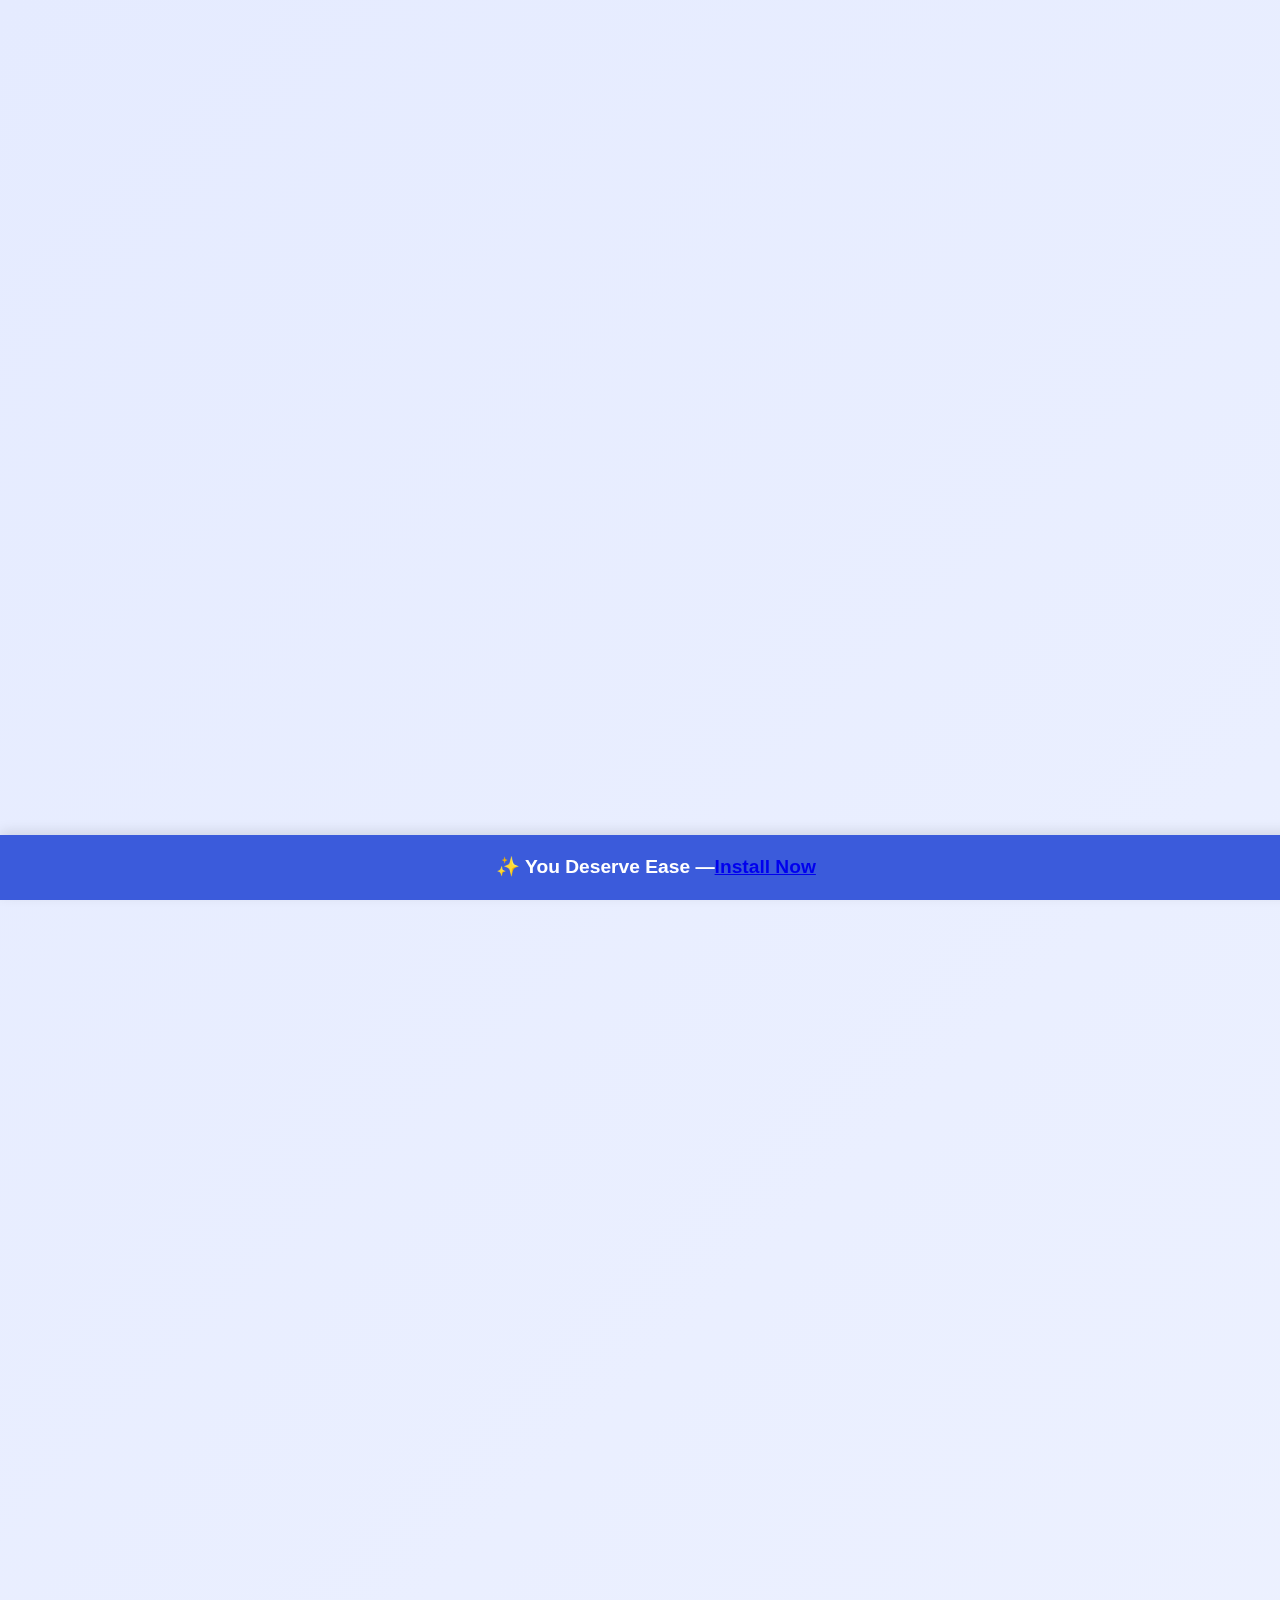
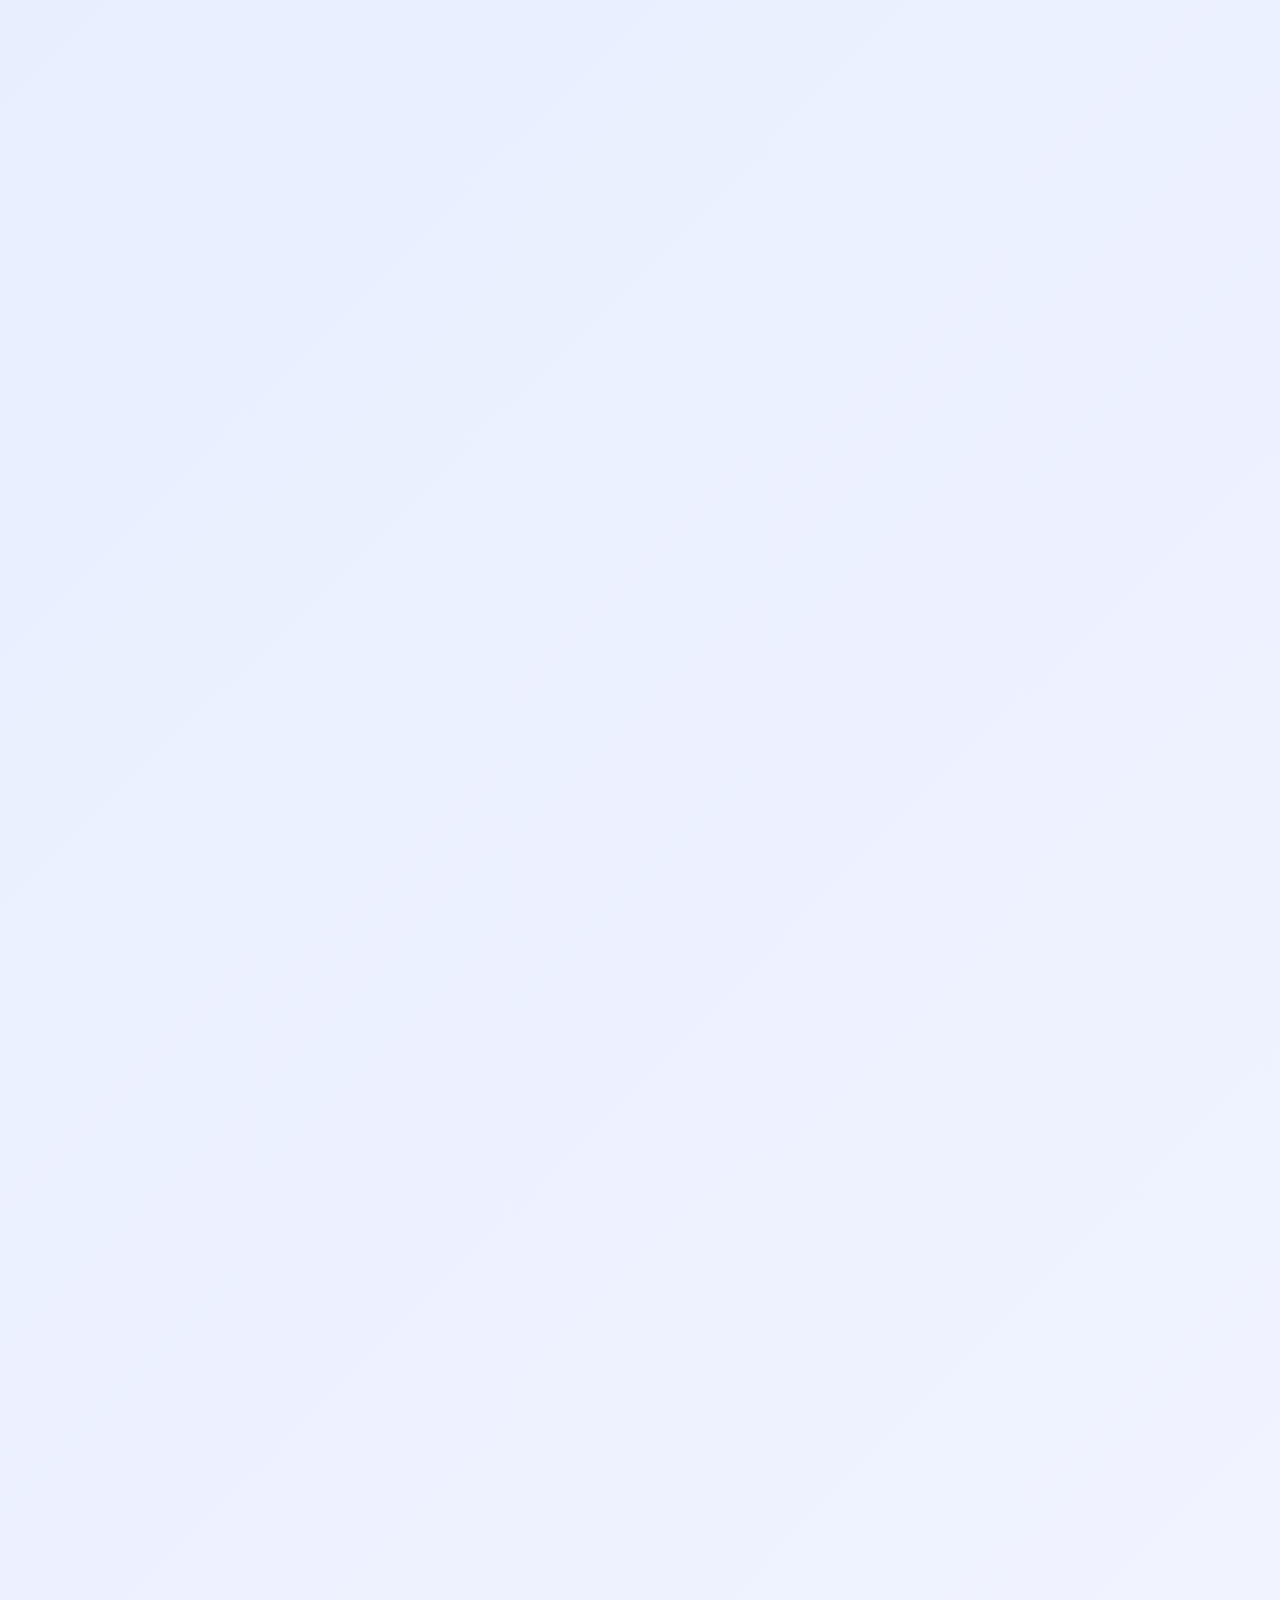
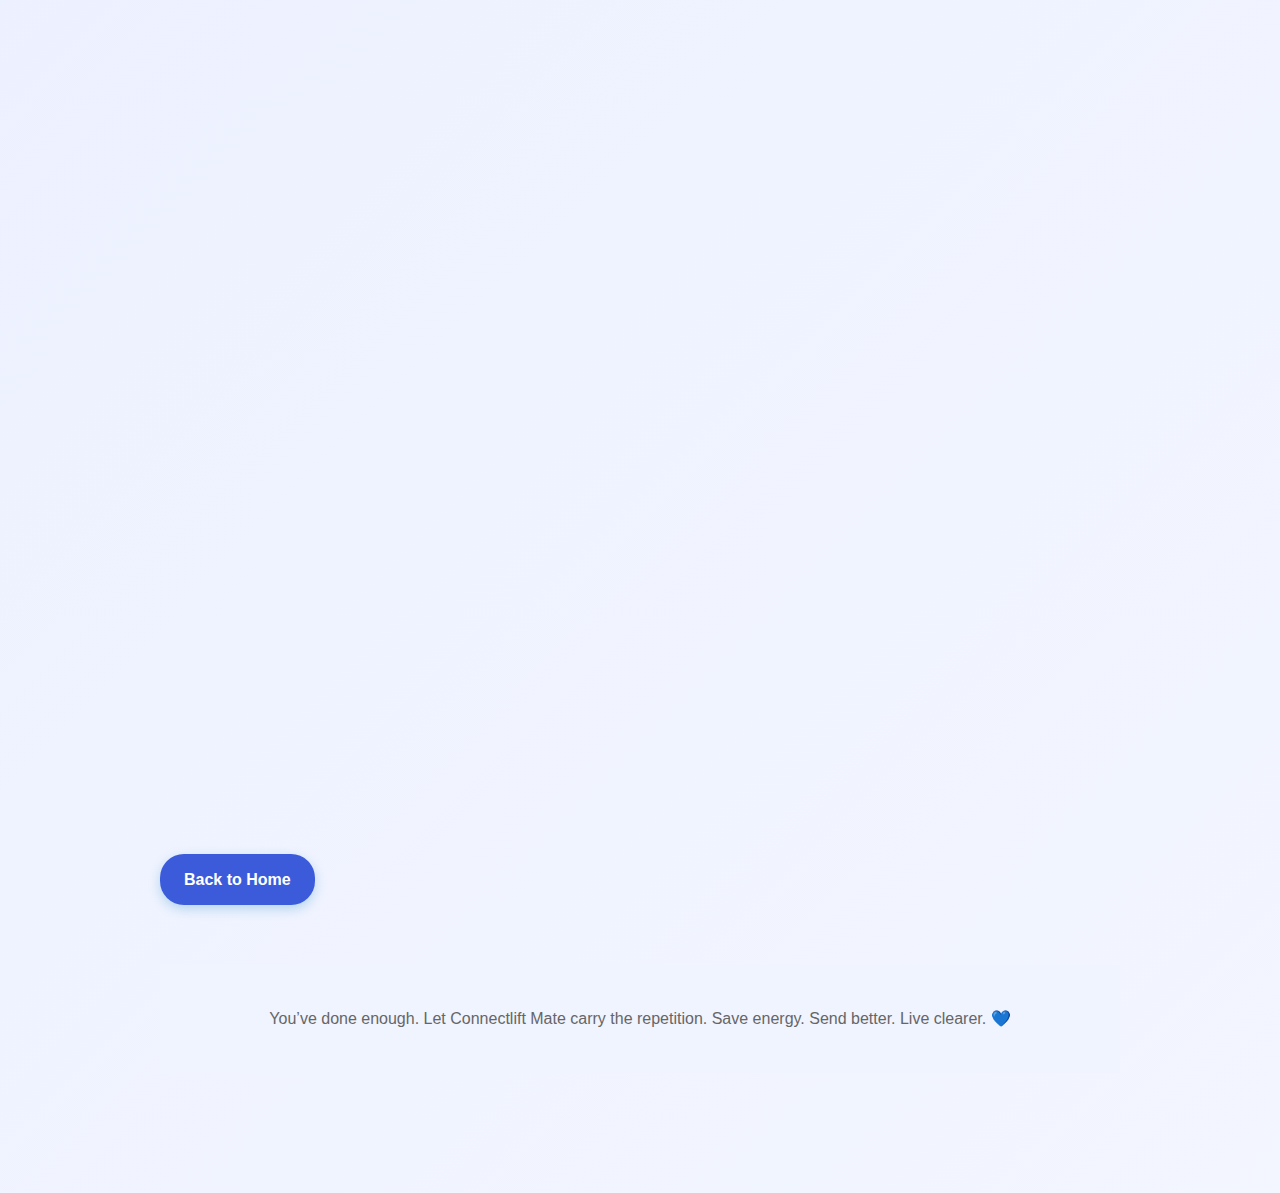
<file: faq/index.html>
<!DOCTYPE html>
<html lang="en">

<head>
    <meta charset="UTF-8">
    <meta name="viewport" content="width=device-width, initial-scale=1.0">
    <title>ConnectLiftMate – Built for Your Peace of Mind</title>
    <style>
        :root {
            --brand-color: #3b5bdb;
            --text-color: #2a2a40;
            --bg-color: linear-gradient(135deg, #e5ebff, #f3f6ff);
            --card-bg: #ffffff;
            --footer-bg: #f0f4ff;
        }

        body {
            margin: 0;
            font-family: 'Inter', sans-serif;
            background: var(--bg-color);
            color: var(--text-color);
            line-height: 1.7;
        }

        .container {
            max-width: 960px;
            margin: 0 auto;
            padding: 60px 20px;
        }

        header {
            text-align: center;
            margin-bottom: 50px;
        }

        header h1 {
            font-size: 2.5rem;
            color: var(--brand-color);
            margin-bottom: 18px;
            opacity: 0;
            animation: fadeIn 1s forwards;
        }

        header p {
            font-size: 1.5rem;
            color: #3b5bdb;
            max-width: 840px;
            margin: 0 auto;
            opacity: 0;
            animation: fadeIn 1.2s forwards;
            animation-delay: 0.5s;
        }

        .highlight-block {
            background: #ecf1ff;
            padding: 20px 24px;
            border-radius: 14px;
            margin: 50px 0 40px 0;
            font-size: 1.2rem;
            text-align: center;
            font-style: italic;
            color: #2a2a40;
            opacity: 0;
            animation: fadeIn 1s forwards;
            animation-delay: 1s;
        }

        .faq-card {
            background: var(--card-bg);
            border-radius: 16px;
            box-shadow: 0 12px 28px rgba(0, 0, 0, 0.08);
            margin-bottom: 35px;
            padding: 28px;
            border-left: 5px solid var(--brand-color);
            opacity: 0;
            animation: fadeInUp 0.8s forwards;
            animation-delay: 1.2s;
        }

        .faq-card h3 {
            font-size: 1.5rem;
            color: var(--brand-color);
            margin-bottom: 14px;
        }

        .faq-card p {
            font-size: 1.1rem;
            color: #2a2a40;
        }

        .section {
            margin-top: 70px;
            background: #fff;
            padding: 40px 30px;
            border-radius: 18px;
            box-shadow: 0 10px 30px rgba(0, 0, 0, 0.06);
            opacity: 0;
            animation: fadeInUp 0.8s forwards;
            animation-delay: 1.2s;
        }

        .section h2 {
            font-size: 2.2rem;
            color: var(--brand-color);
            text-align: center;
            margin-bottom: 30px;
        }

        .section ul {
            list-style: disc;
            padding-left: 28px;
            font-size: 1.1rem;
            color: #333;
        }

        .section ul li {
            margin-bottom: 12px;
        }

        .sticky-cta {
            position: fixed;
            bottom: 0;
            left: 0;
            width: 100%;
            background: var(--brand-color);
            color: #fff;
            text-align: center;
            padding: 16px;
            font-size: 1.2rem;
            font-weight: 600;
            z-index: 9999;
            box-shadow: 0 -4px 12px rgba(0, 0, 0, 0.1);
        }

        footer {
            margin-top: 80px;
            /* Ensures footer is not hidden by the sticky CTA */
        }
        .back-button {
            display: inline-block;
            margin-top: 30px;
            padding: 12px 24px;
            font-size: 16px;
            font-weight: 600;
            color: white;
            background: #3b5bdb;
            text-decoration: none;
            border-radius: 24px;
            transition: all 0.3s ease;
            box-shadow: 0 4px 12px rgba(0, 119, 181, 0.25);
        }

        .back-button:hover {
            background: #3b5bdb;
            transform: scale(1.05);
        }


        footer {
            background: var(--footer-bg);
            padding: 40px 20px;
            text-align: center;
            font-size: 1rem;
            color: #666;
            margin-top: 60px;
        }

        @media screen and (max-width: 768px) {
            header h1 {
                font-size: 2.1rem;
            }

            .faq-card,
            .section {
                padding: 24px 18px;
            }

            .sticky-cta {
                font-size: 1rem;
                padding: 12px;
            }
        }

        @keyframes fadeIn {
            to {
                opacity: 1;
            }
        }

        @keyframes fadeInUp {
            from {
                opacity: 0;
                transform: translateY(20px);
            }

            to {
                opacity: 1;
                transform: translateY(0);
            }
        }
    </style>
</head>

<body>
    <div class="container">
        <header>
            <h1>Let’s Fix the Hidden Stress You’ve Been Carrying </h1>
            <p>Connectlift Mate is not just a tool. It’s a relief.</p>
        </header>

        <div class="highlight-block">
            "It’s not the big tasks that drain you. It’s the tiny ones you repeat every single day."
        </div>

        <div class="faq-card">
            <h3>🤔 Why did we build this?</h3>
            <p>Because we were tired too. Tired of copying the same note every day. Tired of switching between docs and
                tabs. Tired of doing what felt like robotic work. You deserve better. So we built it.</p>
        </div>


        <div class="faq-card">
            <h3>⚠️ Real-life frustration sound familiar?</h3>
            <p>You open your doc. Copy the same message. Paste. Format. Repeat. Repeat. Repeat. 50 times a week. It
                drains your focus. Now imagine one click instead.</p>
        </div>

        <div class="faq-card">
            <h3>💡 Who is this really for?</h3>
            <p>For anyone who’s mentally tired of repeating messages. Job seekers, students, recruiters, founders,
                freelancers if you ever thought
                “Didn’t I write this already?” this is for you.</p>
        </div>

        <div class="faq-card">
            <h3>🔐 What about privacy?</h3>
            <p>Simple. We don’t store your data. No login. No sync. No cloud. Everything stays with you locally and
                securely.</p>
        </div>

        <div class="faq-card">
            <h3>📈 Will this help my results?</h3>
            <p>Yes. Not because it writes for you, but because you show up better quicker, calmer, clearer. That’s
                when real impact happens.</p>
        </div>
        <div class="faq-card">
            <h3>🚀 Imagine This: One Click. Done.</h3>
            <p>With Connectlift Mate, say goodbye to the endless copy-paste cycle and tab-switching madness. Just one
                click, and you're free to focus on what really matters. It's all about working smarter, not
                harder moving forward with ease and speed.</p>
        </div>
        <div class="faq-card">
            <h3>💔 Ever felt exhausted before you even start?</h3>
            <p> You sit down, ready to work. But before the real work begins, you’re stuck copying, pasting, formatting.
                The same thing, over and over. You’re not lazy. You’re just human. You deserve tools that work for you,
                not against you.</p>
        </div>
        <div class="faq-card">
            <h3>❤️ You’re not the problem. The process is.</h3>
            <p>If you’ve ever felt guilty about procrastinating, about dreading simple tasksyou’re not alone. It’s not
                about willpower. It’s about using the right tools. Tools that make things easier, so you can finally
                breathe.</p>
        </div>

        <div class="section">
            <h2>🎯 Who Is This For?</h2>
            <ul>
                <li>📚 Students sending the same note for every internship or placement.</li>
                <li>💼 Freelancers writing similar proposals to clients daily.</li>
                <li>🧑‍💼 Recruiters tired of repetitive outreach.</li>
                <li>💬 Salespeople repeating cold pitches endlessly.</li>
                <li>🚀 Founders crafting the same investor/partner intros.</li>
                <li>👩‍🏫 Teachers/coordinators sending regular updates.</li>
                <li>🌐 Community managers juggling template messages.</li>
                <li>📝 Content creators tired of writing the same onboarding DMs.</li>
                <li>💭 Anyone silently thinking: "Why am I repeating myself again?"</li>
            </ul>
        </div>

        <div class="section">
            <h2>📊 Real-Life Moments You’ll Recognize</h2>
            <ul>
                <li>You skipped messaging someone just because it felt like a chore.</li>
                <li>You sent the same message 6 times in a row and felt silly.</li>
                <li>You pasted a note from a doc and forgot to edit the name.</li>
                <li>You felt exhausted before even starting your outreach.</li>
                <li>You spent more time copying than communicating.</li>
            </ul>
        </div>

        <div class="section">
            <h2>⏳ Pause & Quick Reality Check</h2>

            <ul>
                <li> Do you repeat the same message multiple times a day?</li>
                <li> Do you feel emotionally tired before outreach?</li>
                <li> Do you wish this part of your day felt lighter?</li>
                <li> Have you delayed tasks just to avoid repetition?</li>
                <li> Do you dream of frictionless messaging?</li>
            </ul>
            <p style="font-size: 20px; font-weight: bold; color: #333;">
                If you nodded <span style="color: #3b5bdb;">YES</span> even once,
                then <a href="https://chromewebstore.google.com/detail/connectliftmate/kbagmgoojogjfmcmnhlihjmkfcadambe"
                    style="color: #3b5bdb; text-decoration: none;">Connectlift Mate</a> is your sign to
                simplify!
            </p>
        </div>

        <div class="sticky-cta">
            ✨ You Deserve Ease —<a
                href="https://chromewebstore.google.com/detail/connectliftmate/kbagmgoojogjfmcmnhlihjmkfcadambe">Install
                Now</a>
        </div>
        <a href="../" class="back-button"><i class="fa-solid fa-arrow-left"></i> Back to Home</a>
        <footer style="margin-bottom: 60px;">
            You’ve done enough. Let Connectlift Mate carry the repetition. Save energy. Send better. Live clearer. 💙
        </footer>
    </div>
</body>
</html>
</file>
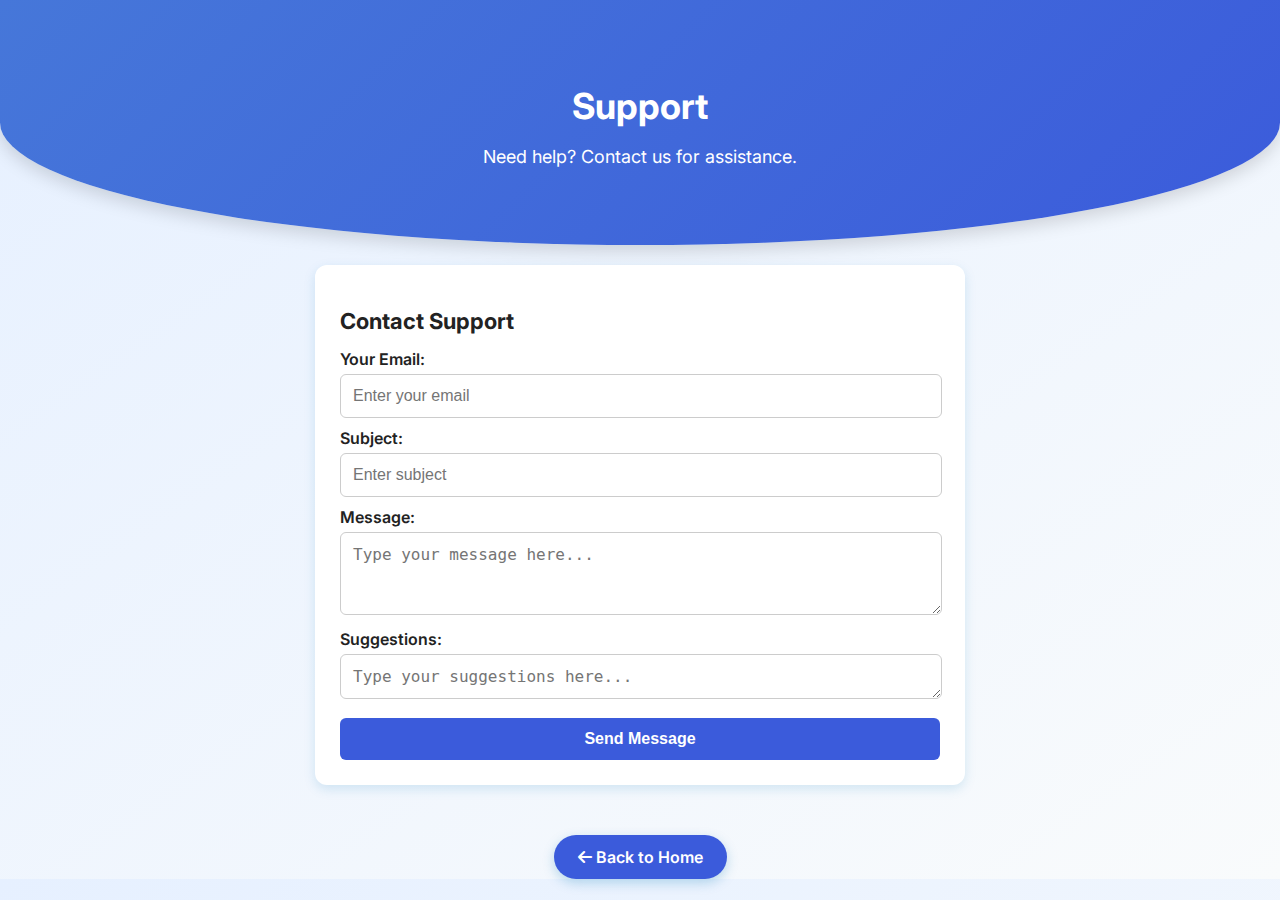
<file: support/index.html>
<!DOCTYPE html>
<html lang="en">
<head>
    <meta charset="UTF-8">
    <meta name="viewport" content="width=device-width, initial-scale=1">
    <title>Support - ConnectLiftMate</title>
    <link href="https://fonts.googleapis.com/css2?family=Inter:wght@400;600;700&display=swap" rel="stylesheet">
    <link rel="stylesheet" href="https://cdnjs.cloudflare.com/ajax/libs/font-awesome/6.5.0/css/all.min.css">
    <style>
        body {
            font-family: 'Inter', sans-serif;
            margin: 0;
            text-align: center;
            background: linear-gradient(to bottom right, #e6f0ff, #f9fbfc);
            color: #222;
        }

        /* Header with Curved Bottom */
        header {
            padding: 60px 20px;
            background: linear-gradient(135deg, #4677d9, #3b5bdb);
            color: white;
            border-radius: 0 0 50% 50%;
            box-shadow: 0 6px 18px rgba(0, 0, 0, 0.15);
        }

        h1 {
            font-size: 36px;
            margin-bottom: 10px;
        }

        p {
            font-size: 18px;
        }

        /* Support Cards Container */
        .support-container {
            display: flex;
            flex-direction: column;
            align-items: center;
            gap: 20px;
            margin: 40px auto;
            max-width: 800px;
            width: 90%;
        }

        /* Support Cards */
        .support-card {
            background: rgba(255, 255, 255, 0.1);
            backdrop-filter: blur(12px);
            border-radius: 12px;
            padding: 20px;
            box-shadow: 0 4px 12px rgba(0, 119, 181, 0.15);
            transition: transform 0.3s ease, box-shadow 0.3s ease;
            text-align: left;
            max-width: 800px;
            width: 90%;
            position: relative;
            overflow: hidden;
        }

        /* Hover Effects */
        .support-card:hover {
            transform: translateY(-6px);
            box-shadow: 0 10px 25px rgba(0, 119, 181, 0.2);
        }

        /* Icon Styling */
        .support-card h3 {
            display: flex;
            align-items: center;
            font-size: 20px;
        }

        .support-card h3 i {
            margin-right: 10px;
            color: #3b5bdb;
            font-size: 22px;
        }

        /* Back Button */
        .back-button {
            display: inline-block;
            margin-top: 30px;
            padding: 12px 24px;
            font-size: 16px;
            font-weight: 600;
            color: white;
            background: #3b5bdb;
            text-decoration: none;
            border-radius: 24px;
            transition: all 0.3s ease;
            box-shadow: 0 4px 12px rgba(0, 119, 181, 0.25);
        }

        .back-button:hover {
            background: #3b5bdb;
            transform: scale(1.05);
        }

        /* Fade-in Scroll Animation */
        .support-card {
            opacity: 0;
            transform: translateY(30px);
            transition: opacity 0.6s ease-out, transform 0.6s ease-out;
        }

        .support-card.visible {
            opacity: 1;
            transform: translateY(0);
        }

        /* Form Styling */
        .support-form {
    background: white;
    padding: 25px;
    border-radius: 12px;
    box-shadow: 0 4px 12px rgba(0, 119, 181, 0.15);
    max-width: 600px;
    margin: 20px auto;
    text-align: left;
}

.support-form h2 {
    font-size: 22px;
    font-weight: 700;
    margin-bottom: 15px;
}

.support-form label {
    font-weight: 600;
    display: block;
    margin-top: 10px;
}

.support-form input,
.support-form textarea {
    width: 96%;
    padding: 12px;
    margin-top: 5px;
    border-radius: 6px;
    border: 1px solid #ccc;
    font-size: 16px;
}

.support-form textarea {
    resize: vertical;
}

.support-form button {
    width: 100%;
    padding: 12px;
    background: #3b5bdb;
    color: white;
    font-size: 16px;
    font-weight: bold;
    border: none;
    cursor: pointer;
    border-radius: 6px;
    margin-top: 15px;
    transition: background 0.3s ease, transform 0.2s;
}

.support-form button:hover {
    background: #0033ff;
    transform: scale(1.02);
}


    </style>
</head>
<body>

    <header>
        <h1>Support</h1>
        <p>Need help? Contact us for assistance.</p>
    </header>

    
    <div class="support-form">
        <h2>Contact Support</h2>
        <form action="https://formspree.io/f/mdkekpjg" method="POST">
            <label for="email">Your Email:</label>
            <input type="email" id="email" name="email" placeholder="Enter your email" required>
    
            <label for="subject">Subject:</label>
            <input type="text" id="subject" name="subject" placeholder="Enter subject" required>
    
            <label for="message">Message:</label>
            <textarea id="message" name="message" placeholder="Type your message here..." rows="3" required></textarea>
            
            <label for="message">Suggestions:</label>
            <textarea id="suggestions" name="suggestions" placeholder="Type your suggestions here..." rows="1" required></textarea>
            <button type="submit">Send Message</button>
        </form>
    </div>
    

    <a href="../" class="back-button"><i class="fa-solid fa-arrow-left"></i> Back to Home</a>

    <script>
    document.addEventListener("DOMContentLoaded", function () {
        const supportCards = document.querySelectorAll(".support-card");

        function fadeInOnScroll() {
            supportCards.forEach((card) => {
                const cardTop = card.getBoundingClientRect().top;
                if (cardTop < window.innerHeight - 50) {
                    card.classList.add("visible");
                }
            });
        }

        window.addEventListener("scroll", fadeInOnScroll);
        fadeInOnScroll();
    });
    </script>

</body>
</html>
</file>
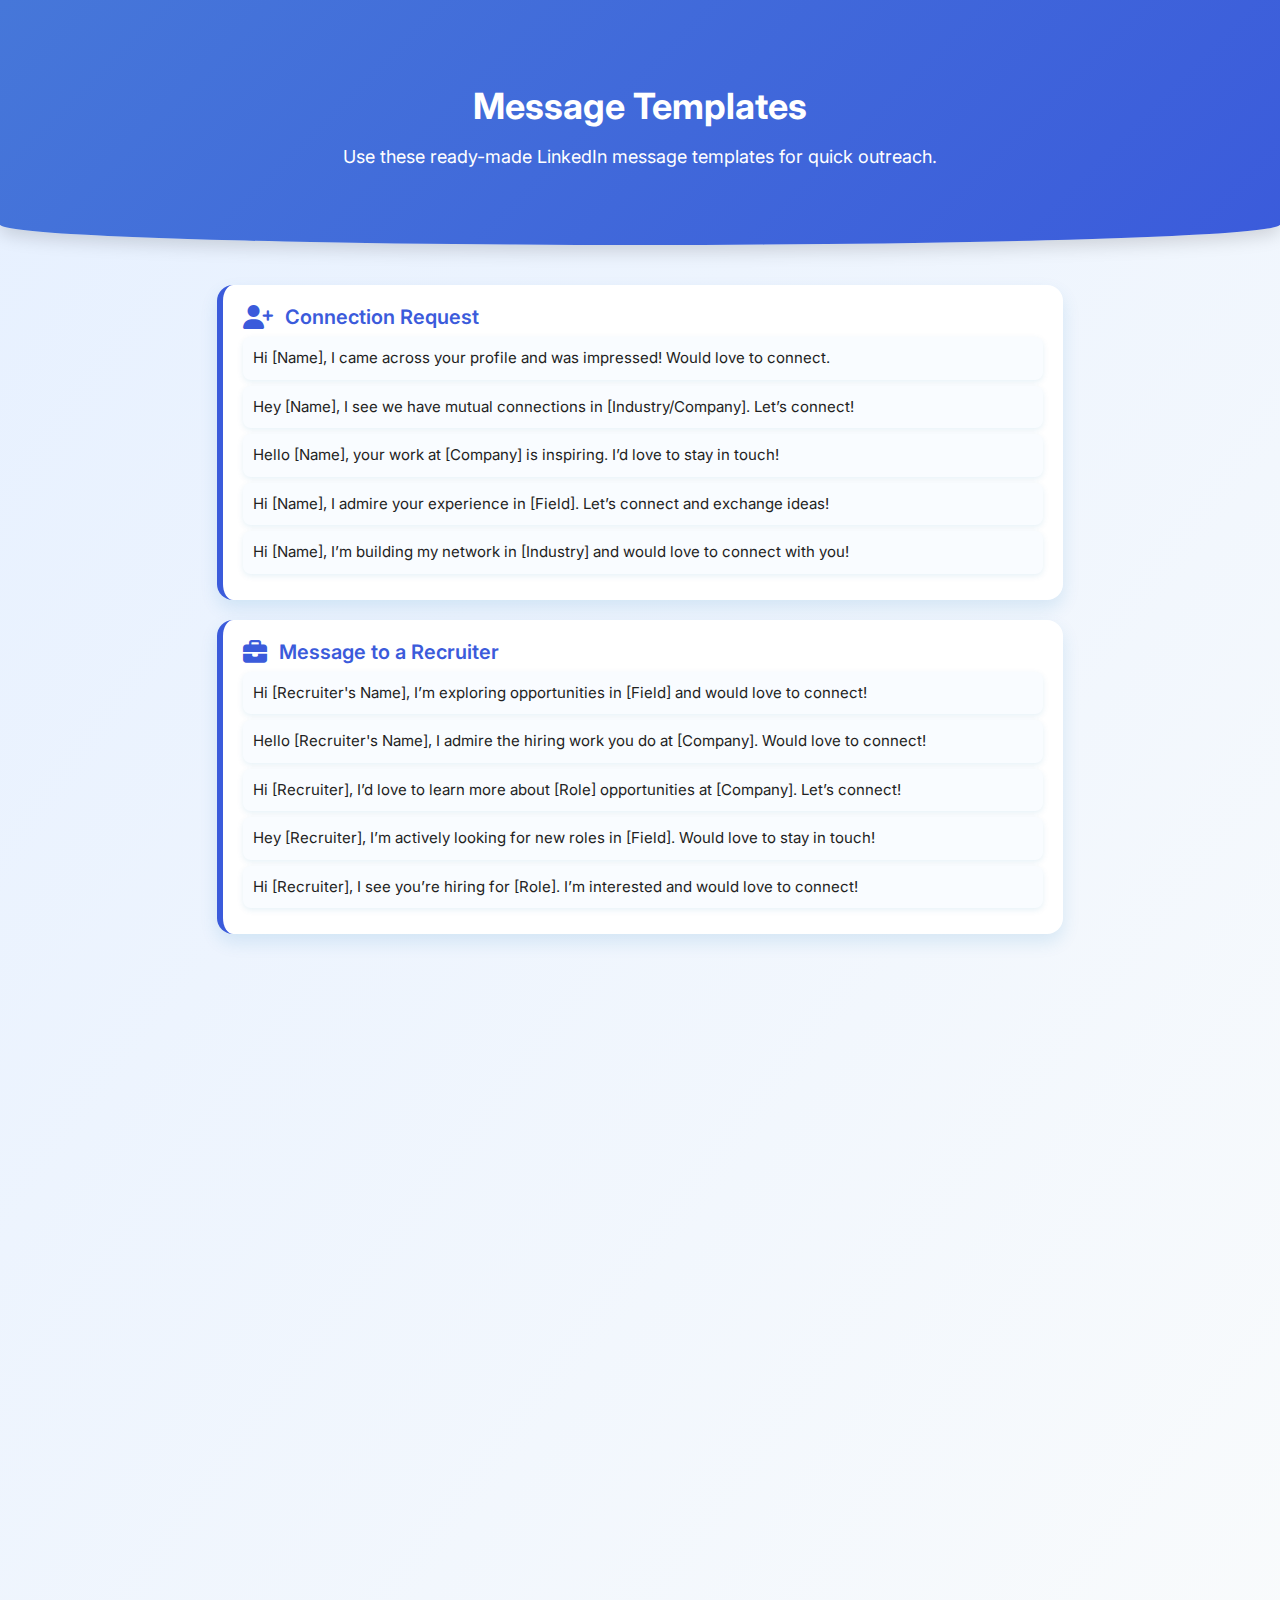
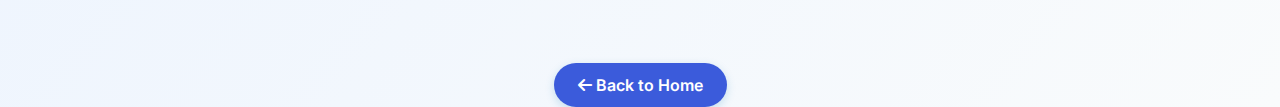
<file: templates/index.html>
<!DOCTYPE html>
<html lang="en">
<head>
    <meta charset="UTF-8">
    <meta name="viewport" content="width=device-width, initial-scale=1">
    <title>Templates - ConnectLiftMate</title>
    <link href="https://fonts.googleapis.com/css2?family=Inter:wght@400;600;700&display=swap" rel="stylesheet">
    <link rel="stylesheet" href="https://cdnjs.cloudflare.com/ajax/libs/font-awesome/6.5.0/css/all.min.css">
    <style>
        body {
            font-family: 'Inter', sans-serif;
            margin: 0;
            background: linear-gradient(to bottom right, #e6f0ff, #f9fbfc);
            color: #222;
            text-align: center;
        }

        /* Header with Gradient */
        header {
            padding: 60px 20px;
            background: linear-gradient(135deg, #4677d9, #3b5bdb);
            color: white;
            border-bottom-left-radius: 60% 10%;
            border-bottom-right-radius: 60% 10%;
            box-shadow: 0 6px 18px rgba(0, 0, 0, 0.15);
        }

        h1 {
            font-size: 36px;
            margin-bottom: 10px;
        }

        p {
            font-size: 18px;
        }

        /* Stacked Layout */
        .templates-container {
            display: flex;
            flex-direction: column;
            align-items: center;
            gap: 20px;
            margin: 40px auto;
            max-width: 800px;
            width: 90%;
        }

        .template-card {
            background: white;
            border-radius: 16px;
            padding: 20px;
            box-shadow: 0 8px 18px rgba(0, 119, 181, 0.12);
            transition: transform 0.3s ease, box-shadow 0.3s ease;
            text-align: left;
            max-width: 800px;
            width: 100%;
            position: relative;
            overflow: hidden;
            border-left: 6px solid #3b5bdb;
        }

        /* Hover Effects */
        .template-card:hover {
            transform: translateY(-6px);
            box-shadow: 0 12px 25px rgba(0, 119, 181, 0.2);
        }

        /* Template Header */
        .template-header {
            display: flex;
            align-items: center;
            gap: 12px;
            font-size: 20px;
            font-weight: 600;
            color: #3b5bdb;
            margin-bottom: 8px;
        }

        .template-header i {
            font-size: 24px;
            color: #3b5bdb;
        }

        /* Message Styling */
        .message {
            padding: 10px;
            background: #f9fcff;
            border-radius: 8px;
            font-size: 15px;
            line-height: 1.5;
            box-shadow: 0 2px 6px rgba(0, 119, 181, 0.1);
            margin-bottom: 6px;
        }

        /* Back Button */
        .back-button {
            display: inline-block;
            margin-top: 20px;
            padding: 12px 24px;
            font-size: 16px;
            font-weight: 600;
            color: white;
            background: #3b5bdb;
            text-decoration: none;
            border-radius: 24px;
            transition: 0.3s;
            box-shadow: 0 3px 10px rgba(0, 119, 181, 0.2);
        }

        .back-button:hover {
            background: #3b5bdb;
        }

        /* Fade-in Animation */
        .template-card {
            opacity: 0;
            transform: translateY(30px);
            transition: opacity 0.6s ease-out, transform 0.6s ease-out;
        }

        .template-card.visible {
            opacity: 1;
            transform: translateY(0);
        }

    </style>
</head>
<body>

    <header>
        <h1>Message Templates</h1>
        <p>Use these ready-made LinkedIn message templates for quick outreach.</p>
    </header>

    <div class="templates-container">
        <!-- Connection Request -->
        <div class="template-card">
            <div class="template-header"><i class="fa-solid fa-user-plus"></i> Connection Request</div>
            <div class="message">Hi [Name], I came across your profile and was impressed! Would love to connect.</div>
            <div class="message">Hey [Name], I see we have mutual connections in [Industry/Company]. Let’s connect!</div>
            <div class="message">Hello [Name], your work at [Company] is inspiring. I’d love to stay in touch!</div>
            <div class="message">Hi [Name], I admire your experience in [Field]. Let’s connect and exchange ideas!</div>
            <div class="message">Hi [Name], I’m building my network in [Industry] and would love to connect with you!</div>
        </div>

        <!-- Message to a Recruiter -->
        <div class="template-card">
            <div class="template-header"><i class="fa-solid fa-briefcase"></i> Message to a Recruiter</div>
            <div class="message">Hi [Recruiter's Name], I’m exploring opportunities in [Field] and would love to connect!</div>
            <div class="message">Hello [Recruiter's Name], I admire the hiring work you do at [Company]. Would love to connect!</div>
            <div class="message">Hi [Recruiter], I’d love to learn more about [Role] opportunities at [Company]. Let’s connect!</div>
            <div class="message">Hey [Recruiter], I’m actively looking for new roles in [Field]. Would love to stay in touch!</div>
            <div class="message">Hi [Recruiter], I see you’re hiring for [Role]. I’m interested and would love to connect!</div>
        </div>

        <!-- Referral Request -->
        <div class="template-card">
            <div class="template-header"><i class="fa-solid fa-user-check"></i> Referral Request</div>
            <div class="message">Hi [Name], I admire your work at [Company] and would love to ask about a referral.</div>
            <div class="message">Hello [Name], I’m interested in [Company]. Would you be open to a referral chat?</div>
            <div class="message">Hi [Name], I saw you work at [Company]. Would love to know about the hiring process!</div>
            <div class="message">Hey [Name], I’d love your insights on working at [Company] and potential referrals!</div>
            <div class="message">Hi [Name], I’m applying for [Role] at [Company]. Would appreciate any guidance or referral!</div>
        </div>

        <!-- Networking Message -->
        <div class="template-card">
            <div class="template-header"><i class="fa-solid fa-comments"></i> Networking Message</div>
            <div class="message">Hey [Name], I noticed we're both in [Industry]! Would love to connect and exchange insights.</div>
            <div class="message">Hi [Name], your experience in [Field] is inspiring! Let’s connect and share knowledge.</div>
            <div class="message">Hello [Name], I see we both attended [University]! Would love to connect and chat.</div>
            <div class="message">Hi [Name], I’d love to connect and hear more about your work at [Company].</div>
            <div class="message">Hey [Name], I’m expanding my network in [Industry] and would love to stay connected!</div>
        </div>
    </div>

    <a href="../" class="back-button"><i class="fa-solid fa-arrow-left"></i> Back to Home</a>

    <script>
    document.addEventListener("DOMContentLoaded", function () {
        const templates = document.querySelectorAll(".template-card");

        function fadeInOnScroll() {
            templates.forEach((card) => {
                const cardTop = card.getBoundingClientRect().top;
                if (cardTop < window.innerHeight - 50) {
                    card.classList.add("visible");
                }
            });
        }

        window.addEventListener("scroll", fadeInOnScroll);
        fadeInOnScroll();
    });
    </script>

</body>
</html>
</file>
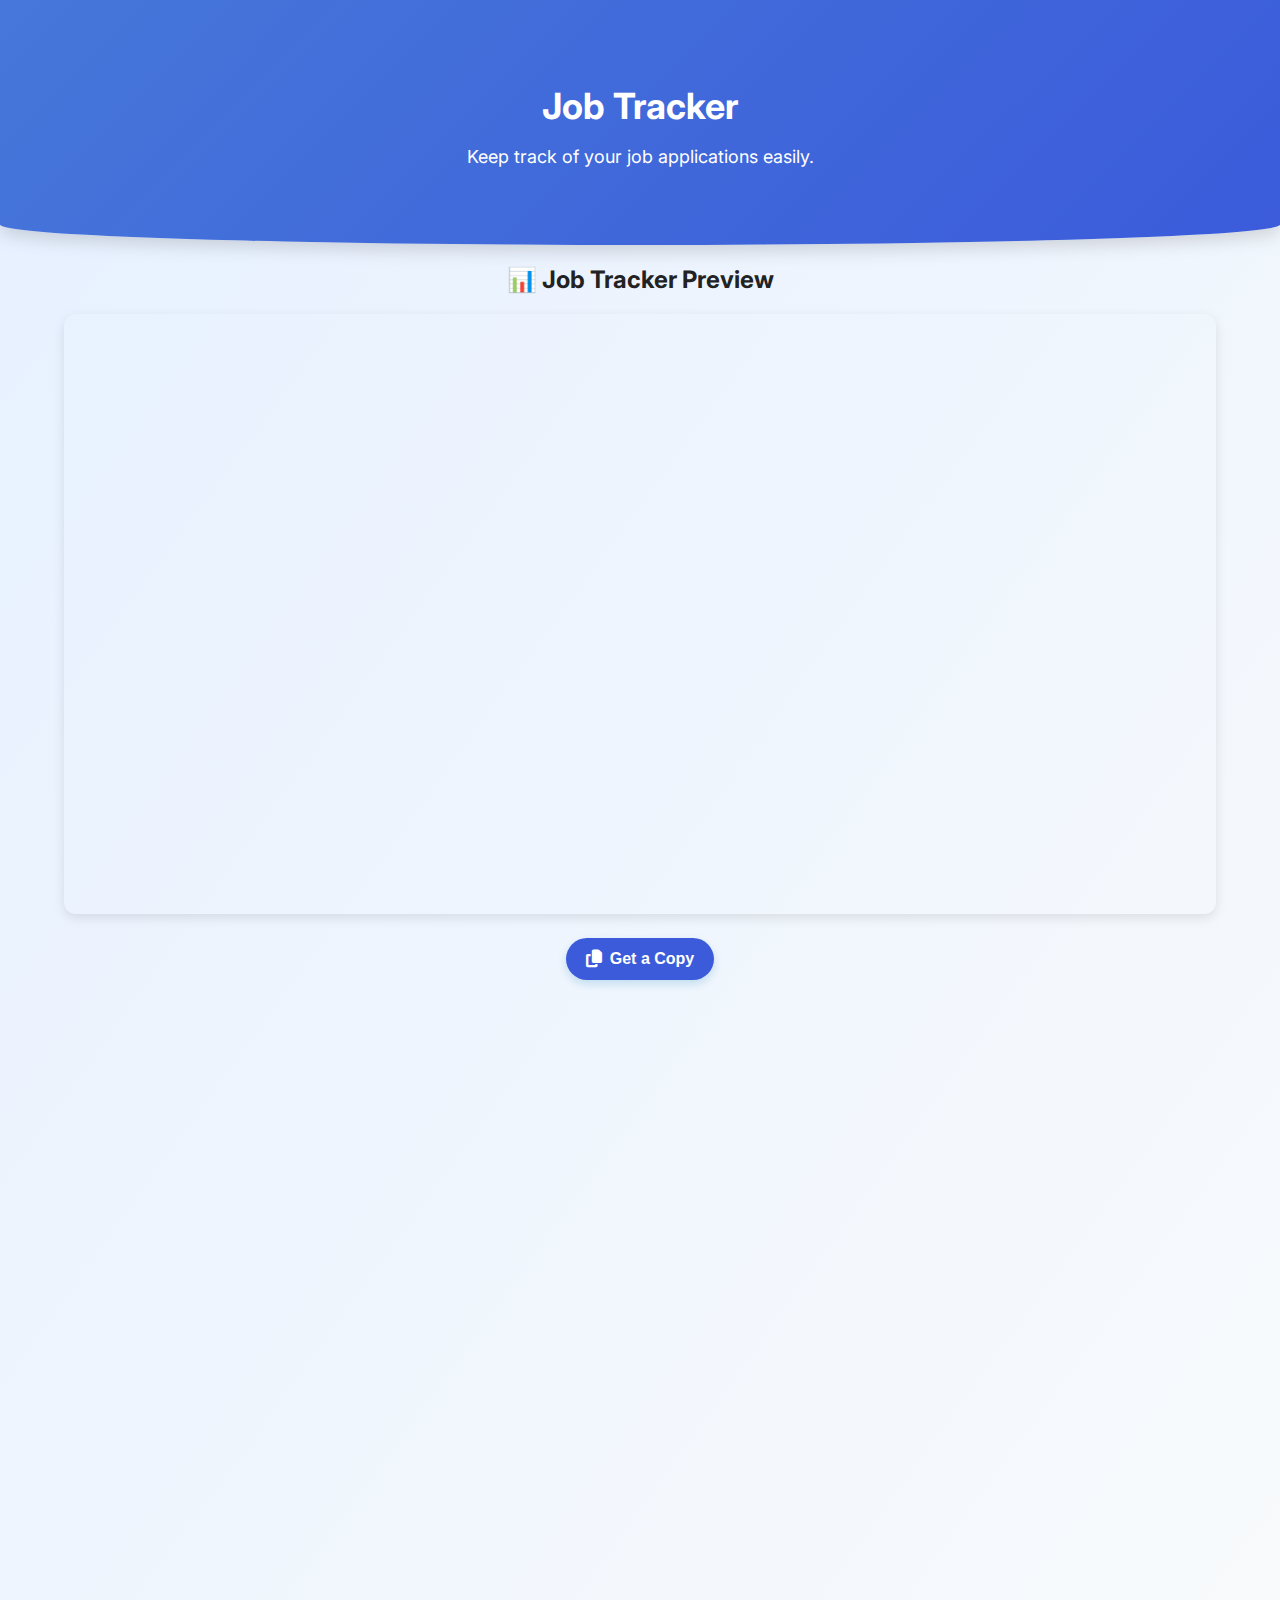
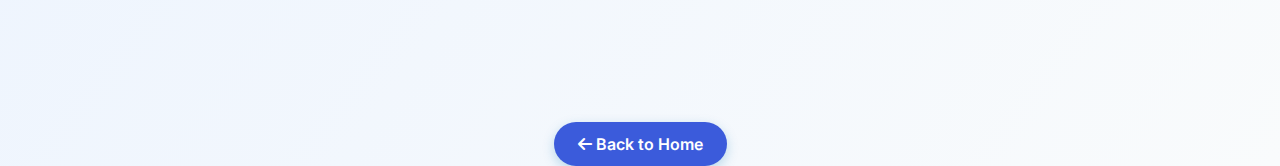
<file: tracker/index.html>
<!DOCTYPE html>
<html lang="en">
<head>
    <meta charset="UTF-8">
    <meta name="viewport" content="width=device-width, initial-scale=1">
    <title>Job Tracker - ConnectLiftMate</title>
    <link href="https://fonts.googleapis.com/css2?family=Inter:wght@400;600;700&display=swap" rel="stylesheet">
    <link rel="stylesheet" href="https://cdnjs.cloudflare.com/ajax/libs/font-awesome/6.5.0/css/all.min.css">
    <style>
        body {
            font-family: 'Inter', sans-serif;
            margin: 0;
            background: linear-gradient(to bottom right, #e6f0ff, #f9fbfc);
            color: #222;
            text-align: center;
        }

        /* Header with Curved Bottom */
        header {
            padding: 60px 20px;
            background: linear-gradient(135deg, #4677d9, #3b5bdb);
            color: white;
            border-bottom-left-radius: 60% 10%;
            border-bottom-right-radius: 60% 10%;
            box-shadow: 0 6px 18px rgba(0, 0, 0, 0.15);
        }

        h1 {
            font-size: 36px;
            margin-bottom: 10px;
        }

        p {
            font-size: 18px;
        }

        /* Job Tracker Container */
        .job-container {
            display: flex;
            flex-direction: column;
            align-items: center;
            gap: 20px;
            margin: 40px auto;
            max-width: 800px;
            width: 90%;
        }

        /* Job Cards */
        .job-card {
            background: rgba(255, 255, 255, 0.1);
            backdrop-filter: blur(12px);
            border-radius: 12px;
            padding: 20px;
            box-shadow: 0 4px 12px rgba(0, 119, 181, 0.15);
            transition: transform 0.3s ease, box-shadow 0.3s ease;
            text-align: left;
            max-width: 800px;
            width: 90%;
            position: relative;
            overflow: hidden;
        }

        /* Hover Effects */
        .job-card:hover {
            transform: translateY(-6px);
            box-shadow: 0 10px 25px rgba(0, 119, 181, 0.2);
        }

        /* Job Icons */
        .job-card h3 {
            display: flex;
            align-items: center;
            font-size: 20px;
        }

        .job-card h3 i {
            margin-right: 10px;
            color: #3b5bdb;
            font-size: 22px;
        }

        /* Back Button */
        .back-button {
            display: inline-block;
            margin-top: 30px;
            padding: 12px 24px;
            font-size: 16px;
            font-weight: 600;
            color: white;
            background: #3b5bdb;
            text-decoration: none;
            border-radius: 24px;
            transition: all 0.3s ease;
            box-shadow: 0 4px 12px rgba(0, 119, 181, 0.25);
        }

        .back-button:hover {
            background: #3b5bdb;
            transform: scale(1.05);
        }

        /* Fade-in Scroll Animation */
        .job-card {
            opacity: 0;
            transform: translateY(30px);
            transition: opacity 0.6s ease-out, transform 0.6s ease-out;
        }

        .job-card.visible {
            opacity: 1;
            transform: translateY(0);

            
        }
        .cta-button {
    display: inline-flex;
    align-items: center;
    justify-content: center;
    gap: 8px; /* Space between icon and text */
    padding: 12px 20px;
    font-size: 16px;
    font-weight: 600;
    color: white;
    background: #3b5bdb;
    border: none;
    border-radius: 25px;
    cursor: pointer;
    transition: background 0.3s ease, transform 0.2s ease;
    box-shadow: 0 4px 10px rgba(0, 119, 181, 0.2);
}

.cta-button i {
    font-size: 18px; /* Ensuring the icon aligns properly */
}

.cta-button:hover {
    background: #3b5bdb;
    transform: scale(1.05);
}


    </style>
</head>
<body>

    <header>
        <h1>Job Tracker</h1>
        <p>Keep track of your job applications easily.</p>
    </header>
    <section class="section">
        <h2>📊 Job Tracker Preview</h2>
        <iframe src="https://docs.google.com/spreadsheets/d/1PBnHVLANRBvPWu2qN6Jy-MpzG6OUgFbN90dsfm73CR4/preview" 
                width="90%" height="600" 
                style="border: none; box-shadow: 0 4px 12px rgba(0, 0, 0, 0.1); border-radius: 12px;">
        </iframe>
        
        <div style="text-align: center; margin-top: 20px;">
            <a href="https://docs.google.com/spreadsheets/d/1PBnHVLANRBvPWu2qN6Jy-MpzG6OUgFbN90dsfm73CR4/copy" target="_blank">
                <button class="cta-button"><i class="fa-solid fa-copy"></i> Get a Copy</button>
            </a>
        </div>
        
    </section>

    <div class="job-container">
        <div class="job-card">
            <h3><i class="fa-solid fa-briefcase"></i> Applied Jobs</h3>
            <p>Track jobs you've applied for and follow up effectively.</p>
        </div>

        <div class="job-card">
            <h3><i class="fa-solid fa-calendar-check"></i> Interviews</h3>
            <p>Stay updated on upcoming interviews and prepare in advance.</p>
        </div>

        <div class="job-card">
            <h3><i class="fa-solid fa-clipboard-list"></i> Follow-ups</h3>
            <p>Keep track of follow-up emails and recruiter responses.</p>
        </div>

        <div class="job-card">
            <h3><i class="fa-solid fa-network-wired"></i> Networking</h3>
            <p>Monitor interactions with professionals and mentors.</p>
        </div>
    </div>

    <a href="../" class="back-button"><i class="fa-solid fa-arrow-left"></i> Back to Home</a>

   
    
    <script>
    document.addEventListener("DOMContentLoaded", function () {
        const jobCards = document.querySelectorAll(".job-card");

        function fadeInOnScroll() {
            jobCards.forEach((card) => {
                const cardTop = card.getBoundingClientRect().top;
                if (cardTop < window.innerHeight - 50) {
                    card.classList.add("visible");
                }
            });
        }

        window.addEventListener("scroll", fadeInOnScroll);
        fadeInOnScroll();
    });
    </script>

</body>
</html>
</file>
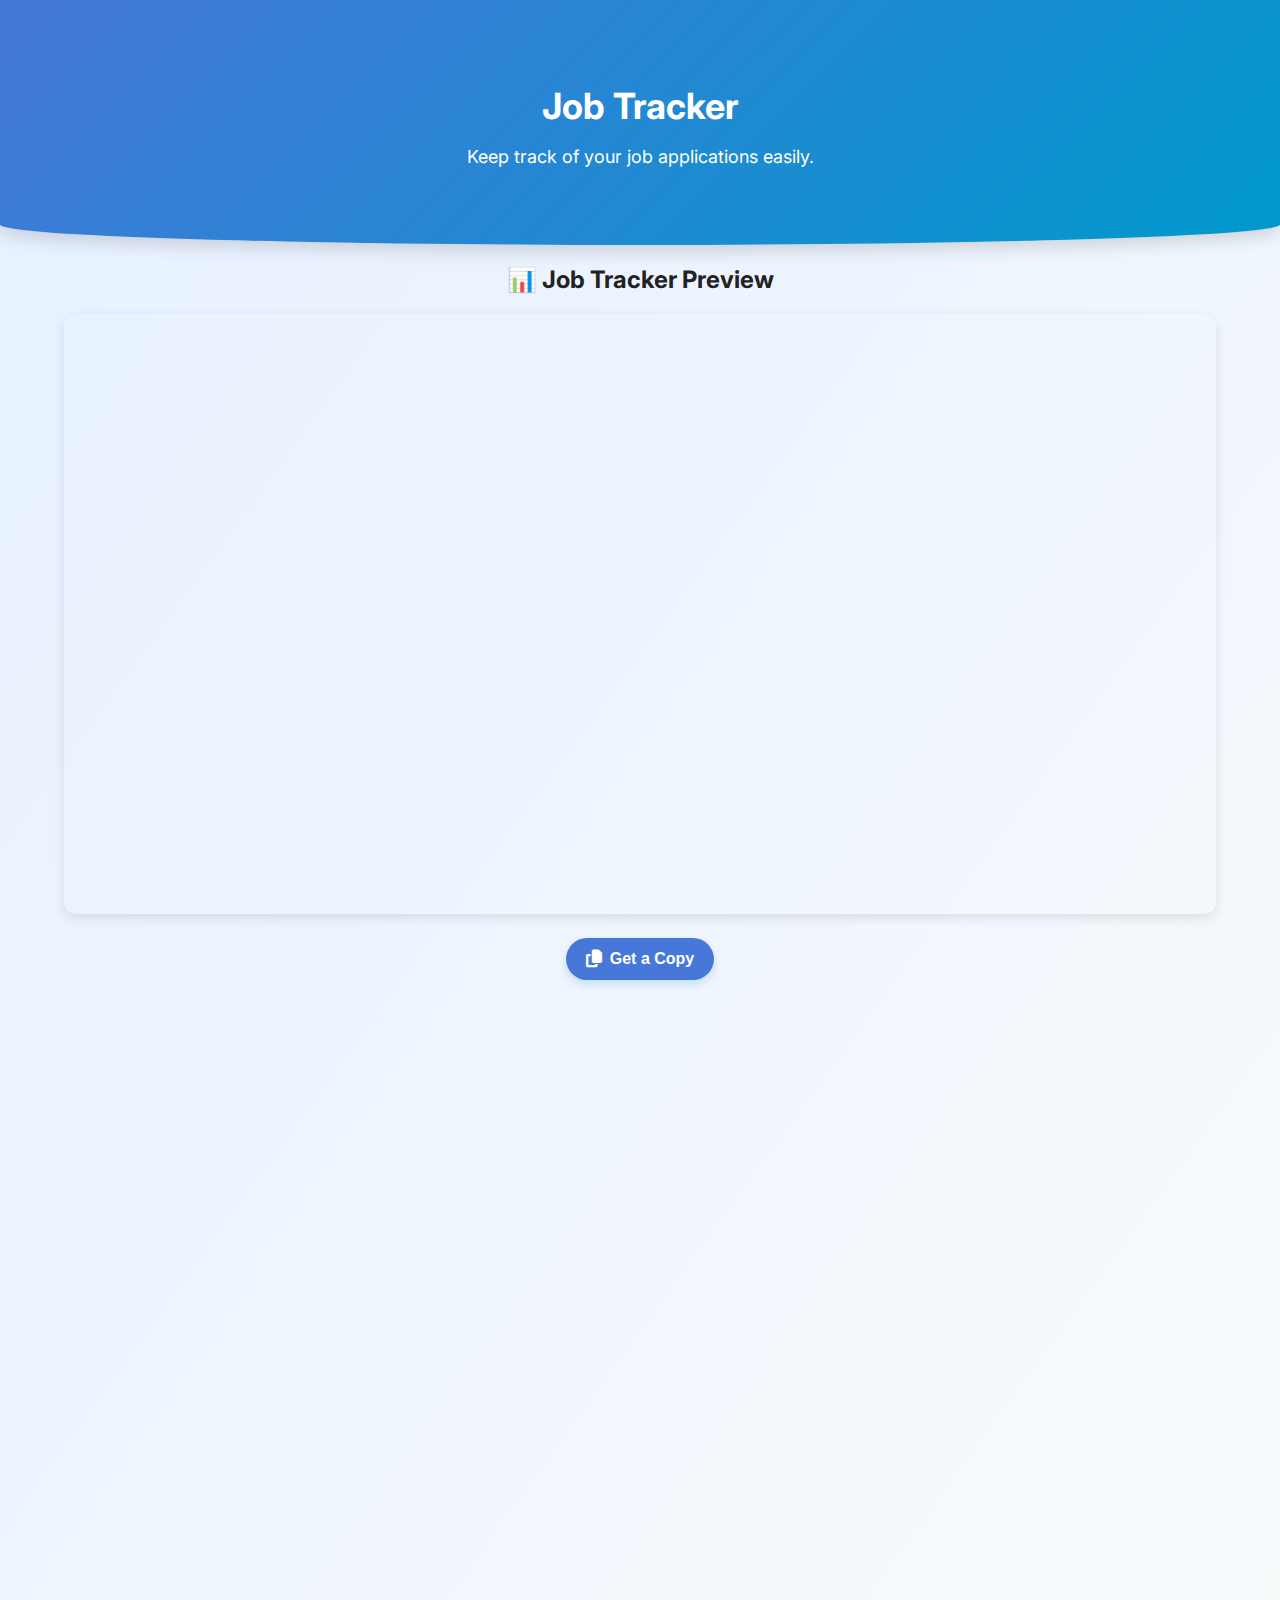
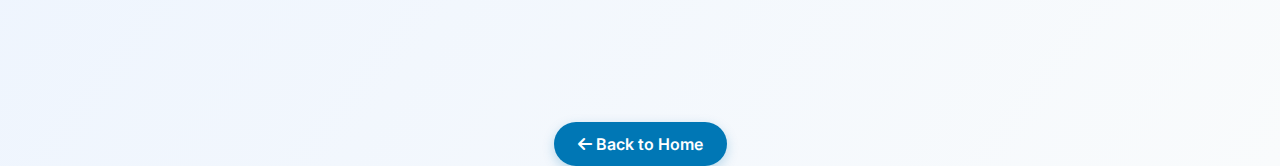
<file: job-tracker.html>
<!DOCTYPE html>
<html lang="en">
<head>
    <meta charset="UTF-8">
    <meta name="viewport" content="width=device-width, initial-scale=1">
    <title>Job Tracker - ConnectLiftMate</title>
    <link href="https://fonts.googleapis.com/css2?family=Inter:wght@400;600;700&display=swap" rel="stylesheet">
    <link rel="stylesheet" href="https://cdnjs.cloudflare.com/ajax/libs/font-awesome/6.5.0/css/all.min.css">
    <style>
        body {
            font-family: 'Inter', sans-serif;
            margin: 0;
            background: linear-gradient(to bottom right, #e6f0ff, #f9fbfc);
            color: #222;
            text-align: center;
        }

        /* Header with Curved Bottom */
        header {
            padding: 60px 20px;
            background: linear-gradient(135deg, #4677d9, #0099cc);
            color: white;
            border-bottom-left-radius: 60% 10%;
            border-bottom-right-radius: 60% 10%;
            box-shadow: 0 6px 18px rgba(0, 0, 0, 0.15);
        }

        h1 {
            font-size: 36px;
            margin-bottom: 10px;
        }

        p {
            font-size: 18px;
        }

        /* Job Tracker Container */
        .job-container {
            display: flex;
            flex-direction: column;
            align-items: center;
            gap: 20px;
            margin: 40px auto;
            max-width: 800px;
            width: 90%;
        }

        /* Job Cards */
        .job-card {
            background: rgba(255, 255, 255, 0.1);
            backdrop-filter: blur(12px);
            border-radius: 12px;
            padding: 20px;
            box-shadow: 0 4px 12px rgba(0, 119, 181, 0.15);
            transition: transform 0.3s ease, box-shadow 0.3s ease;
            text-align: left;
            max-width: 800px;
            width: 90%;
            position: relative;
            overflow: hidden;
        }

        /* Hover Effects */
        .job-card:hover {
            transform: translateY(-6px);
            box-shadow: 0 10px 25px rgba(0, 119, 181, 0.2);
        }

        /* Job Icons */
        .job-card h3 {
            display: flex;
            align-items: center;
            font-size: 20px;
        }

        .job-card h3 i {
            margin-right: 10px;
            color: #0077b5;
            font-size: 22px;
        }

        /* Back Button */
        .back-button {
            display: inline-block;
            margin-top: 30px;
            padding: 12px 24px;
            font-size: 16px;
            font-weight: 600;
            color: white;
            background: #0077b5;
            text-decoration: none;
            border-radius: 24px;
            transition: all 0.3s ease;
            box-shadow: 0 4px 12px rgba(0, 119, 181, 0.25);
        }

        .back-button:hover {
            background: #005f90;
            transform: scale(1.05);
        }

        /* Fade-in Scroll Animation */
        .job-card {
            opacity: 0;
            transform: translateY(30px);
            transition: opacity 0.6s ease-out, transform 0.6s ease-out;
        }

        .job-card.visible {
            opacity: 1;
            transform: translateY(0);

            
        }
        .cta-button {
    display: inline-flex;
    align-items: center;
    justify-content: center;
    gap: 8px; /* Space between icon and text */
    padding: 12px 20px;
    font-size: 16px;
    font-weight: 600;
    color: white;
    background: #4677d9;
    border: none;
    border-radius: 25px;
    cursor: pointer;
    transition: background 0.3s ease, transform 0.2s ease;
    box-shadow: 0 4px 10px rgba(0, 119, 181, 0.2);
}

.cta-button i {
    font-size: 18px; /* Ensuring the icon aligns properly */
}

.cta-button:hover {
    background: #005f90;
    transform: scale(1.05);
}


    </style>
</head>
<body>

    <header>
        <h1>Job Tracker</h1>
        <p>Keep track of your job applications easily.</p>
    </header>
    <section class="section">
        <h2>📊 Job Tracker Preview</h2>
        <iframe src="https://docs.google.com/spreadsheets/d/1PBnHVLANRBvPWu2qN6Jy-MpzG6OUgFbN90dsfm73CR4/preview" 
                width="90%" height="600" 
                style="border: none; box-shadow: 0 4px 12px rgba(0, 0, 0, 0.1); border-radius: 12px;">
        </iframe>
        
        <div style="text-align: center; margin-top: 20px;">
            <a href="https://docs.google.com/spreadsheets/d/1PBnHVLANRBvPWu2qN6Jy-MpzG6OUgFbN90dsfm73CR4/copy" target="_blank">
                <button class="cta-button"><i class="fa-solid fa-copy"></i> Get a Copy</button>
            </a>
        </div>
        
    </section>

    <div class="job-container">
        <div class="job-card">
            <h3><i class="fa-solid fa-briefcase"></i> Applied Jobs</h3>
            <p>Track jobs you've applied for and follow up effectively.</p>
        </div>

        <div class="job-card">
            <h3><i class="fa-solid fa-calendar-check"></i> Interviews</h3>
            <p>Stay updated on upcoming interviews and prepare in advance.</p>
        </div>

        <div class="job-card">
            <h3><i class="fa-solid fa-clipboard-list"></i> Follow-ups</h3>
            <p>Keep track of follow-up emails and recruiter responses.</p>
        </div>

        <div class="job-card">
            <h3><i class="fa-solid fa-network-wired"></i> Networking</h3>
            <p>Monitor interactions with professionals and mentors.</p>
        </div>
    </div>

    <a href="index.html" class="back-button"><i class="fa-solid fa-arrow-left"></i> Back to Home</a>

   
    
    <script>
    document.addEventListener("DOMContentLoaded", function () {
        const jobCards = document.querySelectorAll(".job-card");

        function fadeInOnScroll() {
            jobCards.forEach((card) => {
                const cardTop = card.getBoundingClientRect().top;
                if (cardTop < window.innerHeight - 50) {
                    card.classList.add("visible");
                }
            });
        }

        window.addEventListener("scroll", fadeInOnScroll);
        fadeInOnScroll();
    });
    </script>

</body>
</html>
</file>
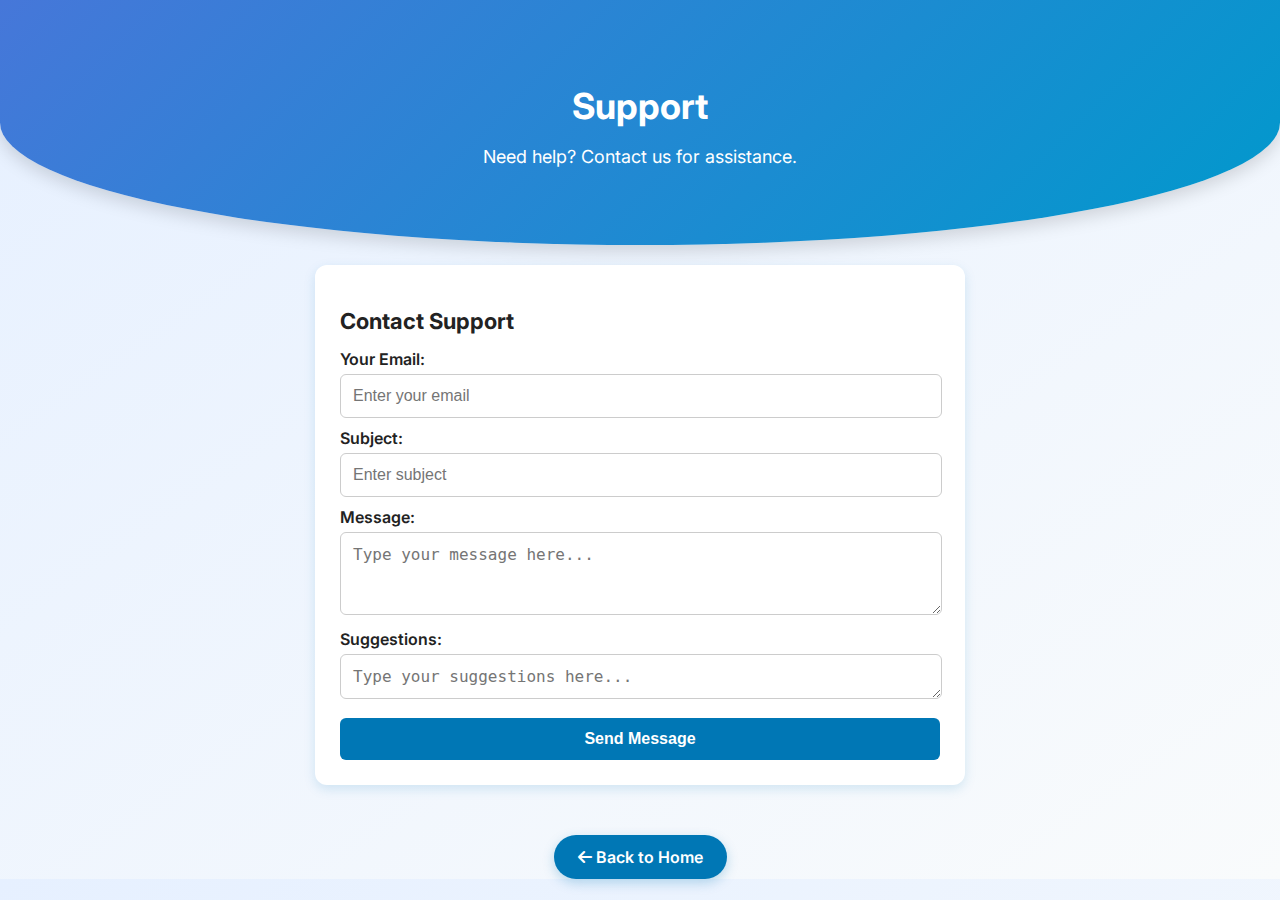
<file: support.html>
<!DOCTYPE html>
<html lang="en">
<head>
    <meta charset="UTF-8">
    <meta name="viewport" content="width=device-width, initial-scale=1">
    <title>Support - ConnectLiftMate</title>
    <link href="https://fonts.googleapis.com/css2?family=Inter:wght@400;600;700&display=swap" rel="stylesheet">
    <link rel="stylesheet" href="https://cdnjs.cloudflare.com/ajax/libs/font-awesome/6.5.0/css/all.min.css">
    <style>
        body {
            font-family: 'Inter', sans-serif;
            margin: 0;
            text-align: center;
            background: linear-gradient(to bottom right, #e6f0ff, #f9fbfc);
            color: #222;
        }

        /* Header with Curved Bottom */
        header {
            padding: 60px 20px;
            background: linear-gradient(135deg, #4677d9, #0099cc);
            color: white;
            border-radius: 0 0 50% 50%;
            box-shadow: 0 6px 18px rgba(0, 0, 0, 0.15);
        }

        h1 {
            font-size: 36px;
            margin-bottom: 10px;
        }

        p {
            font-size: 18px;
        }

        /* Support Cards Container */
        .support-container {
            display: flex;
            flex-direction: column;
            align-items: center;
            gap: 20px;
            margin: 40px auto;
            max-width: 800px;
            width: 90%;
        }

        /* Support Cards */
        .support-card {
            background: rgba(255, 255, 255, 0.1);
            backdrop-filter: blur(12px);
            border-radius: 12px;
            padding: 20px;
            box-shadow: 0 4px 12px rgba(0, 119, 181, 0.15);
            transition: transform 0.3s ease, box-shadow 0.3s ease;
            text-align: left;
            max-width: 800px;
            width: 90%;
            position: relative;
            overflow: hidden;
        }

        /* Hover Effects */
        .support-card:hover {
            transform: translateY(-6px);
            box-shadow: 0 10px 25px rgba(0, 119, 181, 0.2);
        }

        /* Icon Styling */
        .support-card h3 {
            display: flex;
            align-items: center;
            font-size: 20px;
        }

        .support-card h3 i {
            margin-right: 10px;
            color: #0077b5;
            font-size: 22px;
        }

        /* Back Button */
        .back-button {
            display: inline-block;
            margin-top: 30px;
            padding: 12px 24px;
            font-size: 16px;
            font-weight: 600;
            color: white;
            background: #0077b5;
            text-decoration: none;
            border-radius: 24px;
            transition: all 0.3s ease;
            box-shadow: 0 4px 12px rgba(0, 119, 181, 0.25);
        }

        .back-button:hover {
            background: #005f90;
            transform: scale(1.05);
        }

        /* Fade-in Scroll Animation */
        .support-card {
            opacity: 0;
            transform: translateY(30px);
            transition: opacity 0.6s ease-out, transform 0.6s ease-out;
        }

        .support-card.visible {
            opacity: 1;
            transform: translateY(0);
        }

        /* Form Styling */
        .support-form {
    background: white;
    padding: 25px;
    border-radius: 12px;
    box-shadow: 0 4px 12px rgba(0, 119, 181, 0.15);
    max-width: 600px;
    margin: 20px auto;
    text-align: left;
}

.support-form h2 {
    font-size: 22px;
    font-weight: 700;
    margin-bottom: 15px;
}

.support-form label {
    font-weight: 600;
    display: block;
    margin-top: 10px;
}

.support-form input,
.support-form textarea {
    width: 96%;
    padding: 12px;
    margin-top: 5px;
    border-radius: 6px;
    border: 1px solid #ccc;
    font-size: 16px;
}

.support-form textarea {
    resize: vertical;
}

.support-form button {
    width: 100%;
    padding: 12px;
    background: #0077b5;
    color: white;
    font-size: 16px;
    font-weight: bold;
    border: none;
    cursor: pointer;
    border-radius: 6px;
    margin-top: 15px;
    transition: background 0.3s ease, transform 0.2s;
}

.support-form button:hover {
    background: #005f90;
    transform: scale(1.02);
}


    </style>
</head>
<body>

    <header>
        <h1>Support</h1>
        <p>Need help? Contact us for assistance.</p>
    </header>

    
    <div class="support-form">
        <h2>Contact Support</h2>
        <form action="https://formspree.io/f/xnnpqrqp" method="POST">
            <label for="email">Your Email:</label>
            <input type="email" id="email" name="email" placeholder="Enter your email" required>
    
            <label for="subject">Subject:</label>
            <input type="text" id="subject" name="subject" placeholder="Enter subject" required>
    
            <label for="message">Message:</label>
            <textarea id="message" name="message" placeholder="Type your message here..." rows="3" required></textarea>
            
            <label for="message">Suggestions:</label>
            <textarea id="suggestions" name="suggestions" placeholder="Type your suggestions here..." rows="1" required></textarea>
            <button type="submit">Send Message</button>
        </form>
    </div>
    

    <a href="index.html" class="back-button"><i class="fa-solid fa-arrow-left"></i> Back to Home</a>

    <script>
    document.addEventListener("DOMContentLoaded", function () {
        const supportCards = document.querySelectorAll(".support-card");

        function fadeInOnScroll() {
            supportCards.forEach((card) => {
                const cardTop = card.getBoundingClientRect().top;
                if (cardTop < window.innerHeight - 50) {
                    card.classList.add("visible");
                }
            });
        }

        window.addEventListener("scroll", fadeInOnScroll);
        fadeInOnScroll();
    });
    </script>

</body>
</html>
</file>
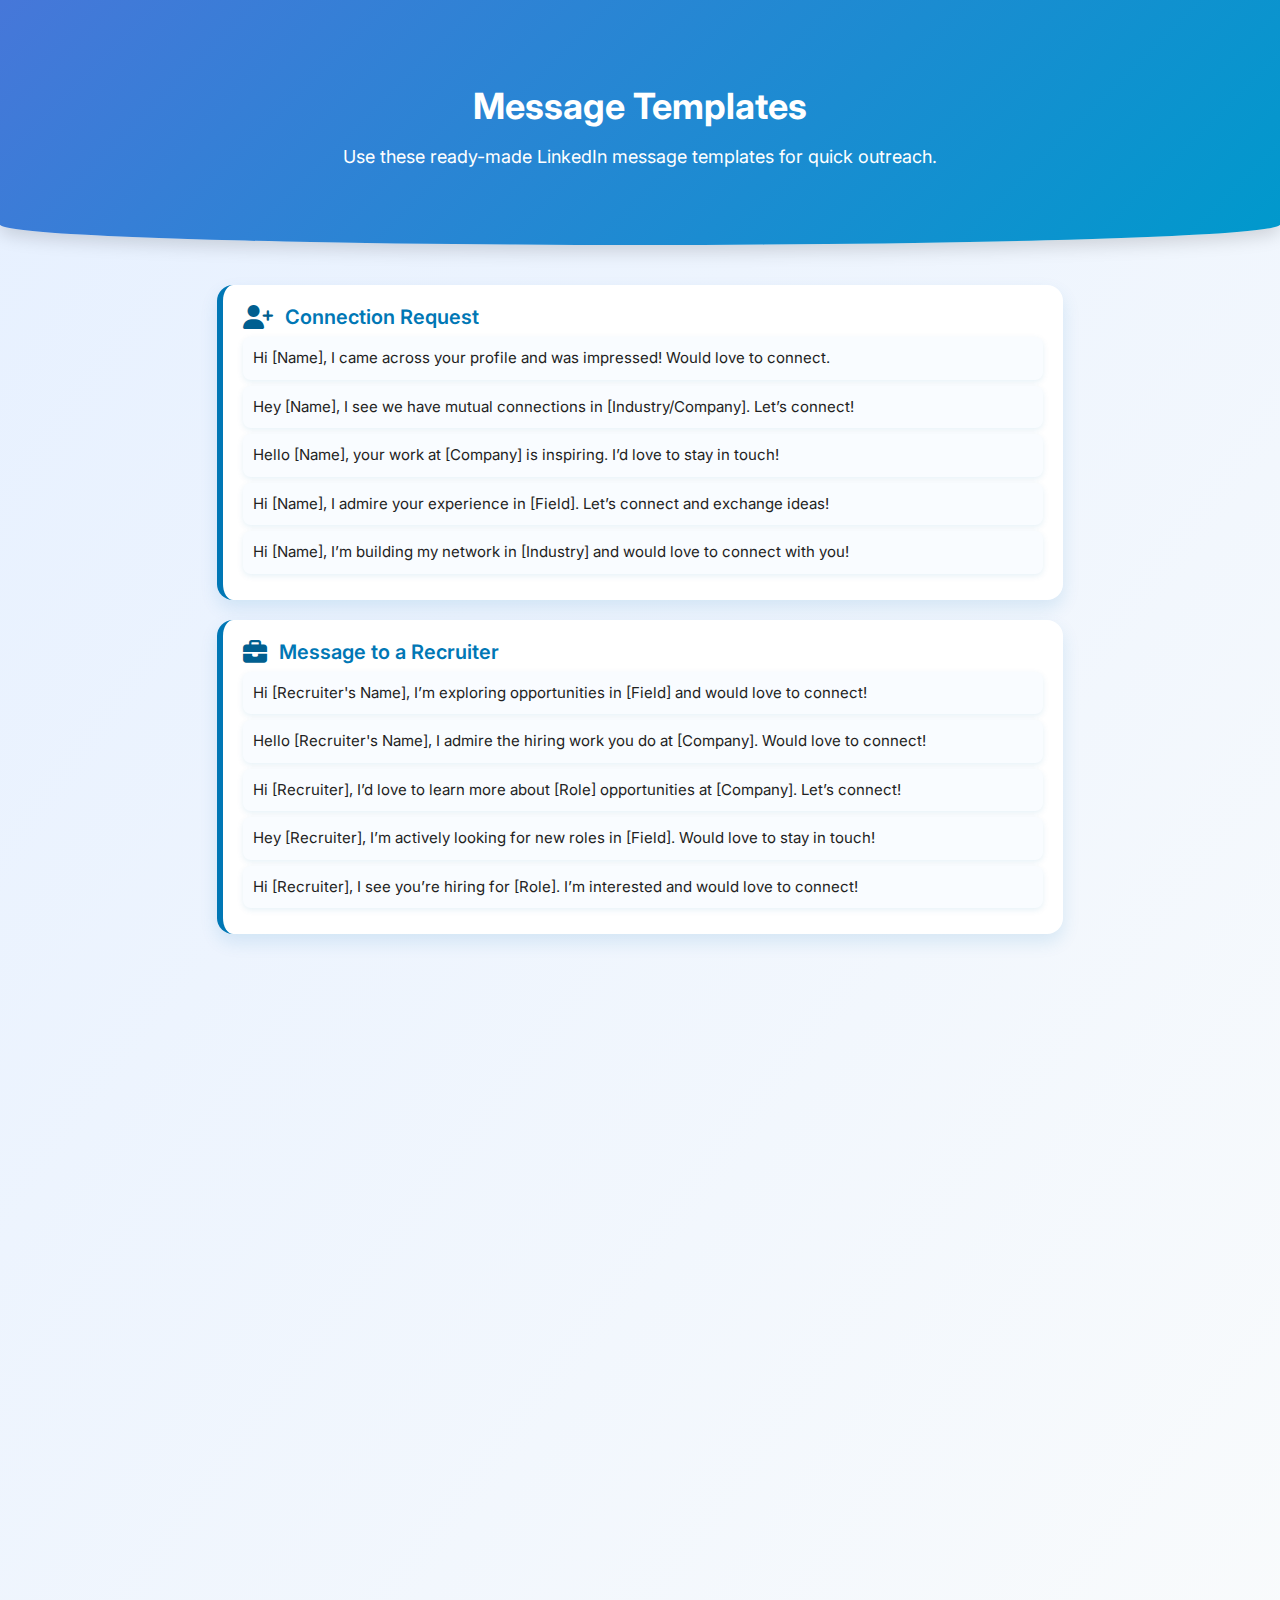
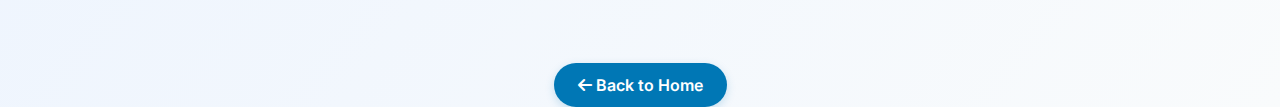
<file: templates.html>
<!DOCTYPE html>
<html lang="en">
<head>
    <meta charset="UTF-8">
    <meta name="viewport" content="width=device-width, initial-scale=1">
    <title>Templates - ConnectLiftMate</title>
    <link href="https://fonts.googleapis.com/css2?family=Inter:wght@400;600;700&display=swap" rel="stylesheet">
    <link rel="stylesheet" href="https://cdnjs.cloudflare.com/ajax/libs/font-awesome/6.5.0/css/all.min.css">
    <style>
        body {
            font-family: 'Inter', sans-serif;
            margin: 0;
            background: linear-gradient(to bottom right, #e6f0ff, #f9fbfc);
            color: #222;
            text-align: center;
        }

        /* Header with Gradient */
        header {
            padding: 60px 20px;
            background: linear-gradient(135deg, #4677d9, #0099cc);
            color: white;
            border-bottom-left-radius: 60% 10%;
            border-bottom-right-radius: 60% 10%;
            box-shadow: 0 6px 18px rgba(0, 0, 0, 0.15);
        }

        h1 {
            font-size: 36px;
            margin-bottom: 10px;
        }

        p {
            font-size: 18px;
        }

        /* Stacked Layout */
        .templates-container {
            display: flex;
            flex-direction: column;
            align-items: center;
            gap: 20px;
            margin: 40px auto;
            max-width: 800px;
            width: 90%;
        }

        .template-card {
            background: white;
            border-radius: 16px;
            padding: 20px;
            box-shadow: 0 8px 18px rgba(0, 119, 181, 0.12);
            transition: transform 0.3s ease, box-shadow 0.3s ease;
            text-align: left;
            max-width: 800px;
            width: 100%;
            position: relative;
            overflow: hidden;
            border-left: 6px solid #0077b5;
        }

        /* Hover Effects */
        .template-card:hover {
            transform: translateY(-6px);
            box-shadow: 0 12px 25px rgba(0, 119, 181, 0.2);
        }

        /* Template Header */
        .template-header {
            display: flex;
            align-items: center;
            gap: 12px;
            font-size: 20px;
            font-weight: 600;
            color: #0077b5;
            margin-bottom: 8px;
        }

        .template-header i {
            font-size: 24px;
            color: #005f90;
        }

        /* Message Styling */
        .message {
            padding: 10px;
            background: #f9fcff;
            border-radius: 8px;
            font-size: 15px;
            line-height: 1.5;
            box-shadow: 0 2px 6px rgba(0, 119, 181, 0.1);
            margin-bottom: 6px;
        }

        /* Back Button */
        .back-button {
            display: inline-block;
            margin-top: 20px;
            padding: 12px 24px;
            font-size: 16px;
            font-weight: 600;
            color: white;
            background: #0077b5;
            text-decoration: none;
            border-radius: 24px;
            transition: 0.3s;
            box-shadow: 0 3px 10px rgba(0, 119, 181, 0.2);
        }

        .back-button:hover {
            background: #005f90;
        }

        /* Fade-in Animation */
        .template-card {
            opacity: 0;
            transform: translateY(30px);
            transition: opacity 0.6s ease-out, transform 0.6s ease-out;
        }

        .template-card.visible {
            opacity: 1;
            transform: translateY(0);
        }

    </style>
</head>
<body>

    <header>
        <h1>Message Templates</h1>
        <p>Use these ready-made LinkedIn message templates for quick outreach.</p>
    </header>

    <div class="templates-container">
        <!-- Connection Request -->
        <div class="template-card">
            <div class="template-header"><i class="fa-solid fa-user-plus"></i> Connection Request</div>
            <div class="message">Hi [Name], I came across your profile and was impressed! Would love to connect.</div>
            <div class="message">Hey [Name], I see we have mutual connections in [Industry/Company]. Let’s connect!</div>
            <div class="message">Hello [Name], your work at [Company] is inspiring. I’d love to stay in touch!</div>
            <div class="message">Hi [Name], I admire your experience in [Field]. Let’s connect and exchange ideas!</div>
            <div class="message">Hi [Name], I’m building my network in [Industry] and would love to connect with you!</div>
        </div>

        <!-- Message to a Recruiter -->
        <div class="template-card">
            <div class="template-header"><i class="fa-solid fa-briefcase"></i> Message to a Recruiter</div>
            <div class="message">Hi [Recruiter's Name], I’m exploring opportunities in [Field] and would love to connect!</div>
            <div class="message">Hello [Recruiter's Name], I admire the hiring work you do at [Company]. Would love to connect!</div>
            <div class="message">Hi [Recruiter], I’d love to learn more about [Role] opportunities at [Company]. Let’s connect!</div>
            <div class="message">Hey [Recruiter], I’m actively looking for new roles in [Field]. Would love to stay in touch!</div>
            <div class="message">Hi [Recruiter], I see you’re hiring for [Role]. I’m interested and would love to connect!</div>
        </div>

        <!-- Referral Request -->
        <div class="template-card">
            <div class="template-header"><i class="fa-solid fa-user-check"></i> Referral Request</div>
            <div class="message">Hi [Name], I admire your work at [Company] and would love to ask about a referral.</div>
            <div class="message">Hello [Name], I’m interested in [Company]. Would you be open to a referral chat?</div>
            <div class="message">Hi [Name], I saw you work at [Company]. Would love to know about the hiring process!</div>
            <div class="message">Hey [Name], I’d love your insights on working at [Company] and potential referrals!</div>
            <div class="message">Hi [Name], I’m applying for [Role] at [Company]. Would appreciate any guidance or referral!</div>
        </div>

        <!-- Networking Message -->
        <div class="template-card">
            <div class="template-header"><i class="fa-solid fa-comments"></i> Networking Message</div>
            <div class="message">Hey [Name], I noticed we're both in [Industry]! Would love to connect and exchange insights.</div>
            <div class="message">Hi [Name], your experience in [Field] is inspiring! Let’s connect and share knowledge.</div>
            <div class="message">Hello [Name], I see we both attended [University]! Would love to connect and chat.</div>
            <div class="message">Hi [Name], I’d love to connect and hear more about your work at [Company].</div>
            <div class="message">Hey [Name], I’m expanding my network in [Industry] and would love to stay connected!</div>
        </div>
    </div>

    <a href="index.html" class="back-button"><i class="fa-solid fa-arrow-left"></i> Back to Home</a>

    <script>
    document.addEventListener("DOMContentLoaded", function () {
        const templates = document.querySelectorAll(".template-card");

        function fadeInOnScroll() {
            templates.forEach((card) => {
                const cardTop = card.getBoundingClientRect().top;
                if (cardTop < window.innerHeight - 50) {
                    card.classList.add("visible");
                }
            });
        }

        window.addEventListener("scroll", fadeInOnScroll);
        fadeInOnScroll();
    });
    </script>

</body>
</html>
</file>
